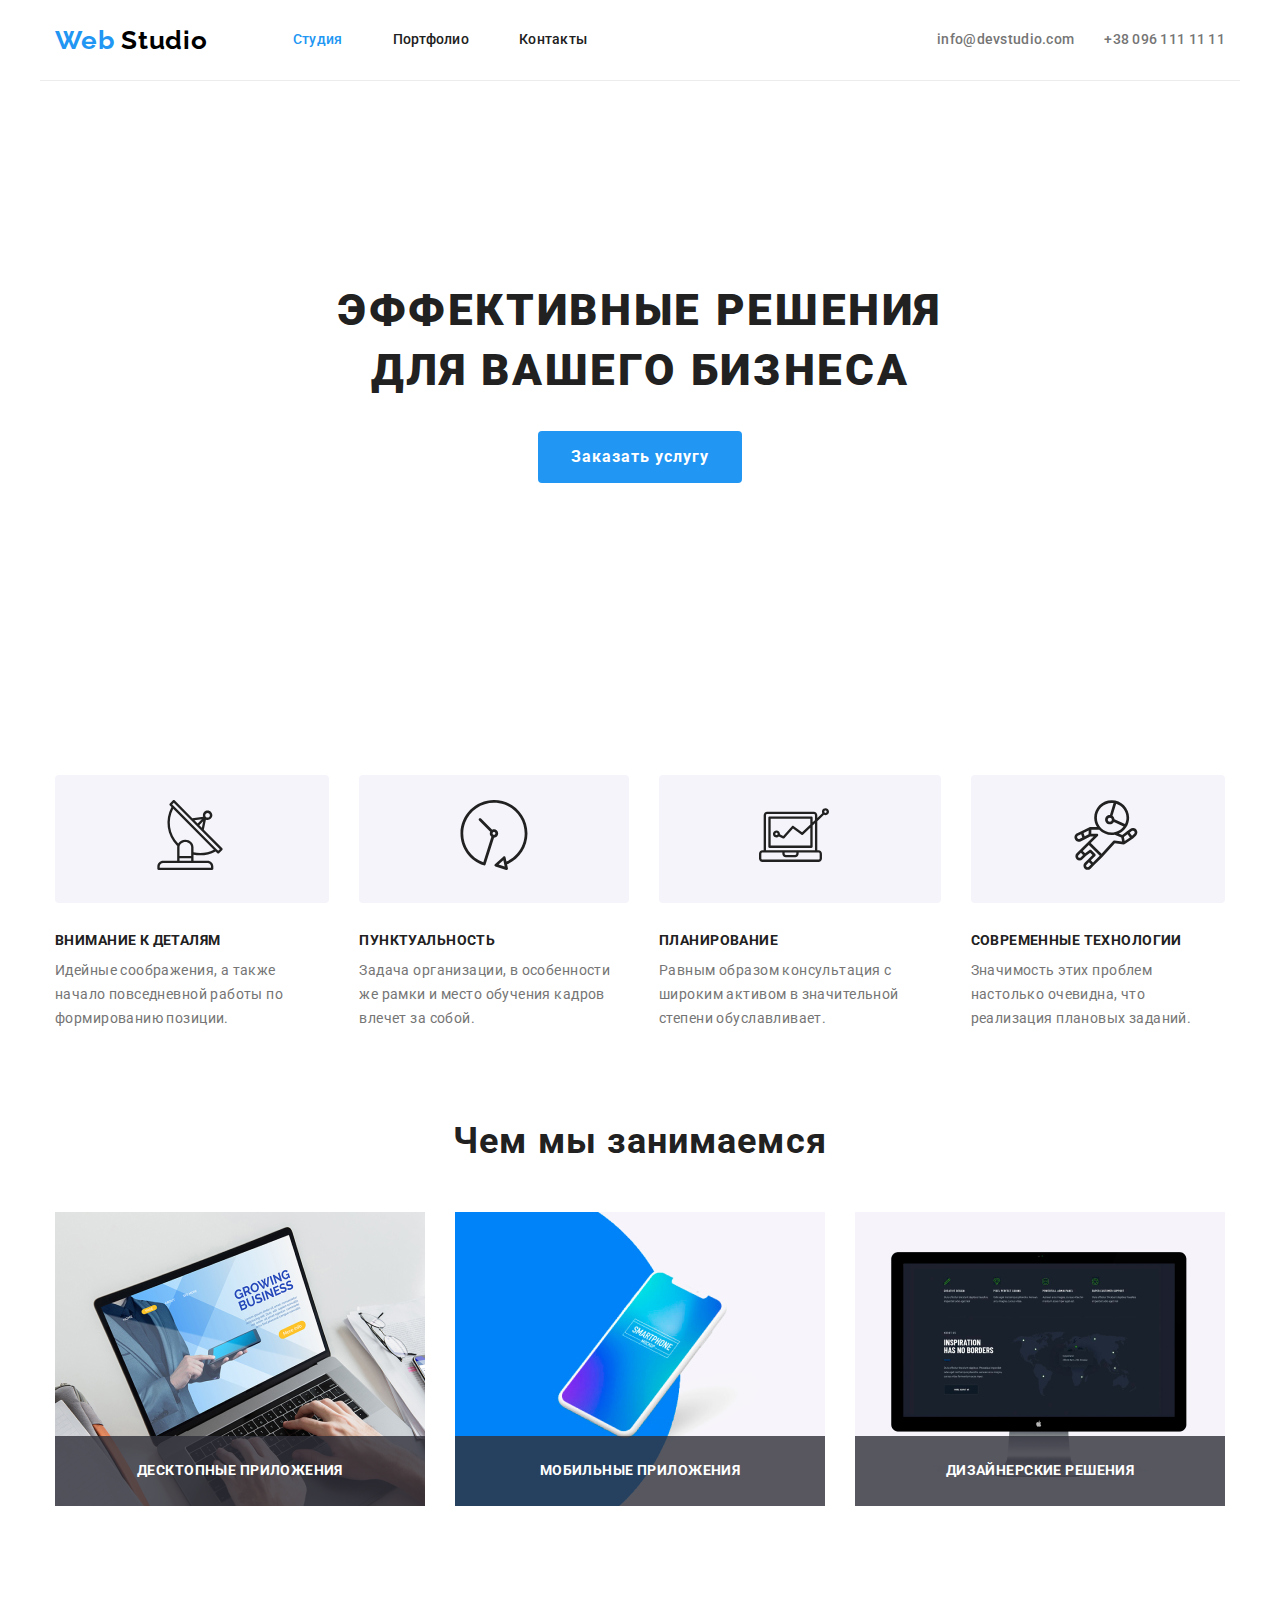
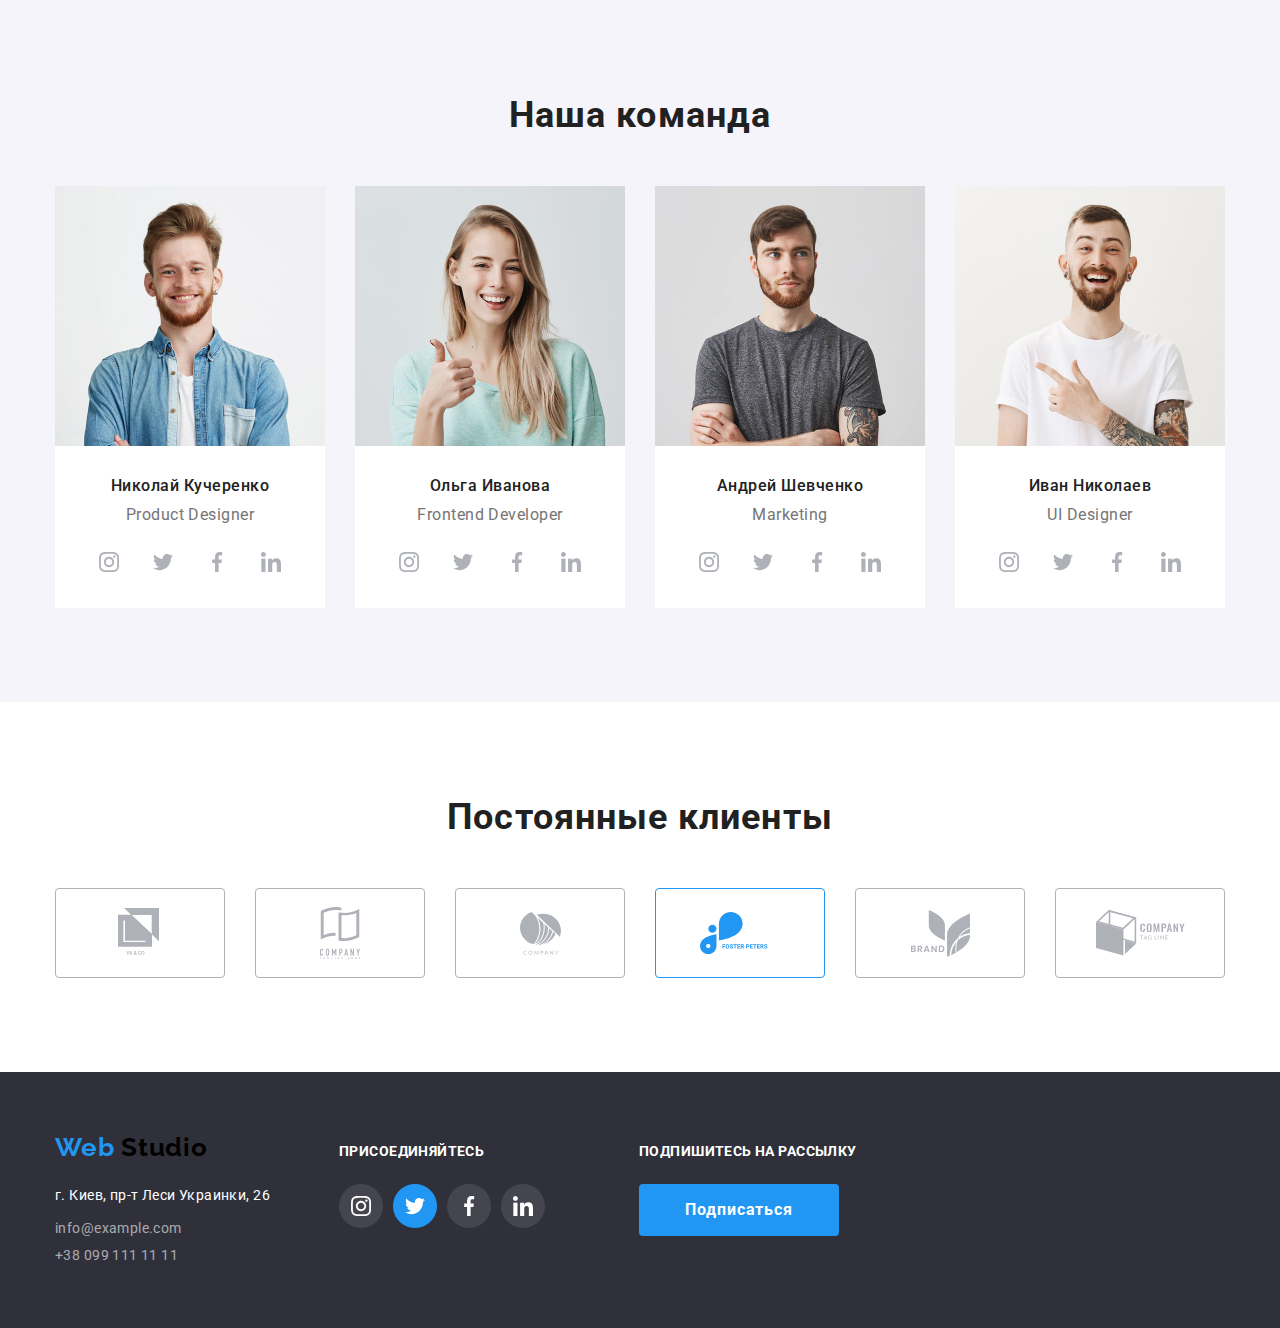
<file: index.html>
<!DOCTYPE html>
<html lang="ru">
  <head>
    <meta charset="UTF-8" />
    <meta name="viewport" content="width=device-width, initial-scale=1.0" />
    <title>Document</title>
    <link
      href="https://fonts.googleapis.com/css2?family=Raleway:wght@700&family=Roboto:wght@400;500;700;900&display=swap"
      rel="stylesheet"
    />
    <link
      rel="stylesheet"
      href="https://cdnjs.cloudflare.com/ajax/libs/modern-normalize/0.6.0/modern-normalize.min.css"
    />
    <link rel="stylesheet" href="./css/styles.css" />
  </head>
  <body class="page">
    <!--Шапка сайта-->

    <header>
      <div class="main container">
        <nav class="nav">
          <a href="" class="logo"><span class="aktcent">Web</span> Studio</a>
          <ul class="site-nav list">
            <li class="item">
              <a href="" class="link-nav current">Студия</a>
            </li>
            <li class="item">
              <a href="./portfolio.html" class="link-nav">Портфолио</a>
            </li>
            <li class="item">
              <a href="" class="link-nav">Контакты</a>
            </li>
          </ul>
        </nav>
        <ul class="contact list">
          <li class="item">
            <a href="" class="link-contact">info@devstudio.com</a>
          </li>
          <li class="item">
            <a href="" class="link-contact">+38 096 111 11 11</a>
          </li>
        </ul>
      </div>
    </header>

    <main>
      <!--Наша компания-->
      <section class="company">
        <div class="container company-item">
          <h1 class="company-title container">
            Эффективные решения для вашего бизнеса
          </h1>
          <a href="" class="button">Заказать услугу</a>
        </div>
      </section>

      <!--Идейные соображения-->
      <section class="advantage section">
        <div class="container advantage-info">
          <ul class="list advantage-item">
            <li class="advantage-img-item">
              <div class="block">
              <img class="advantage-img" src="./img/Vector1.svg" alt="" />
              </div>
              <h3 class="section-subtitle">Внимание к деталям</h3>
              <p class="list-item advantage">
                Идейные соображения, а также начало повседневной работы по
                формированию позиции.
              </p>
            </li>
            <li class="advantage-img-item">
              <div class="block">
              <img class="advantage-img" src="./img/Vector2.svg" alt="" />
              </div>
              <h3 class="section-subtitle">Пунктуальность</h3>
              <p class="list-item advantage">
                Задача организации, в особенности же рамки и место обучения
                кадров влечет за собой.
              </p>
            </li>
            <li class="advantage-img-item">
              <div class="block">
              <img class="advantage-img" src="./img/Vector.svg" alt="" />
              </div>
              <h3 class="section-subtitle">Планирование</h3>
              <p class="list-item advantage">
                Равным образом консультация с широким активом в значительной
                степени обуславливает.
              </p>
            </li>
            <li class="advantage-img-item">
              <div class="block">
              <img class="advantage-img" src="./img/Group.svg" alt="" />
              </div>
              <h3 class="section-subtitle">Современные технологии</h3>
              <p class="list-item advantage">
                Значимость этих проблем настолько очевидна, что реализация
                плановых заданий.
              </p>
            </li>
          </ul>
        </div>
      </section>

      <!--Чем мы занимаемся-->
      <section class="aboutus section">
        <div class="container">
          <h2 class="section-title">Чем мы занимаемся</h2>
          <ul class="list aboutus-item">
            <li class="product">
              <img
                class="product-image"
                src="./img/img5.jpg"
                alt="Ноутбук"
                width="370"
              />
              <p class="list-item-aboutus">Десктопные приложения</p>
            </li>
            <li class="product">
              <img
                class="product-image"
                src="./img/img6.jpg"
                alt="Мобильный телефон"
                width="370"
              />
              <p class="list-item-aboutus">Мобильные приложения</p>
            </li>
            <li class="product">
              <img
                class="product-image"
                src="./img/img7.jpg"
                alt="Монитор"
                width="370"
              />
              <p class="list-item-aboutus">Дизайнерские решения</p>
            </li>
          </ul>
        </div>
      </section>

      <!--Наша команда-->
      <section class="our-team section">
        <div class="container">
          <h2 class="section-title">Наша команда</h2>
          <ul class="list team-person">
            <li class="person-item">
              <img
                class="team-photo"
                src="./img/img8.jpg"
                alt="Фото Николая Кучеренко"
                width="270"
              />
              <h3 class="team-title">Николай Кучеренко</h3>
              <p class="team-text">Product Designer</p>
              <ul class="list social-link">
                <li class="social-link-list">
                  <a href="">
                    <img
                      class="social-nav"
                      src="./img/insta.svg"
                      alt="Ссылка на Instagram"
                      width="44"
                  /></a>
                </li>
                <li class="social-link-list">
                  <a href=""
                    ><img
                      class="social-nav"
                      src="./img/twitt.svg"
                      alt="Ссылка на Twitter"
                      width="44"
                  /></a>
                </li>
                <li class="social-link-list">
                  <a href=""
                    ><img
                      class="social-nav"
                      src="./img/faceb.svg"
                      alt="Ссылка на Facebook"
                      width="44"
                  /></a>
                </li>
                <li class="social-link-list">
                  <a href=""
                    ><img
                      class="social-nav"
                      src="./img/linkedin.svg"
                      alt="Ссылка на LinkedIn"
                      width="44"
                  /></a>
                </li>
              </ul>
            </li>
            <li class="person-item">
              <img
                class="team-photo"
                src="./img/img9.jpg"
                alt="Фото Ольги Ивановой"
                width="270"
              />
              <h3 class="team-title">Ольга Иванова</h3>
              <p class="team-text">Frontend Developer</p>
              <ul class="list social-link">
                <li class="social-link-list">
                  <a href="">
                    <img
                      class="social-nav"
                      src="./img/insta.svg"
                      alt="Ссылка на Instagram"
                      width="44"
                  /></a>
                </li>
                <li class="social-link-list">
                  <a href=""
                    ><img
                      class="social-nav"
                      src="./img/twitt.svg"
                      alt="Ссылка на Twitter"
                      width="44"
                  /></a>
                </li>
                <li class="social-link-list">
                  <a href=""
                    ><img
                      class="social-nav"
                      src="./img/faceb.svg"
                      alt="Ссылка на Facebook"
                      width="44"
                  /></a>
                </li>
                <li class="social-link-list">
                  <a href=""
                    ><img
                      class="social-nav"
                      src="./img/linkedin.svg"
                      alt="Ссылка на LinkedIn"
                      width="44"
                  /></a>
                </li>
              </ul>
            </li>
            <li class="person-item">
              <img
                class="team-photo"
                src="./img/img10.jpg"
                alt="Фото Андрея Шевченко"
                width="270"
              />
              <h3 class="team-title">Андрей Шевченко</h3>
              <p class="team-text">Marketing</p>
              <ul class="list social-link">
                <li class="social-link-list">
                  <a href="">
                    <img
                      class="social-nav"
                      src="./img/insta.svg"
                      alt="Ссылка на Instagram"
                      width="44"
                  /></a>
                </li>
                <li class="social-link-list">
                  <a href=""
                    ><img
                      class="social-nav"
                      src="./img/twitt.svg"
                      alt="Ссылка на Twitter"
                      width="44"
                  /></a>
                </li>
                <li class="social-link-list">
                  <a href=""
                    ><img
                      class="social-nav"
                      src="./img/faceb.svg"
                      alt="Ссылка на Facebook"
                      width="44"
                  /></a>
                </li>
                <li class="social-link-list">
                  <a href=""
                    ><img
                      class="social-nav"
                      src="./img/linkedin.svg"
                      alt="Ссылка на LinkedIn"
                      width="44"
                  /></a>
                </li>
              </ul>
            </li>
            <li class="person-item">
              <img
                class="team-photo"
                src="./img/img11.jpg"
                alt="Фото Ивана Николаева"
                width="270"
              />
              <h3 class="team-title">Иван Николаев</h3>
              <p class="team-text">UI Designer</p>
              <ul class="list social-link">
                <li class="social-link-list">
                  <a href="">
                    <img class="social-nav" src="./img/insta.svg" alt="Ссылка на Instagram" width="44" /></a>
                </li>
                <li class="social-link-list">
                  <a href=""><img class="social-nav" src="./img/twitt.svg" alt="Ссылка на Twitter" width="44" /></a>
                </li>
                <li class="social-link-list">
                  <a href=""><img class="social-nav" src="./img/faceb.svg" alt="Ссылка на Facebook" width="44" /></a>
                </li>
                <li class="social-link-list">
                  <a href=""><img class="social-nav" src="./img/linkedin.svg" alt="Ссылка на LinkedIn" width="44" /></a>
                </li>
              </ul>
        </div>
      </section>

      <!--Постоянные клиенты-->
      <section class="customers">
        <div class="container">
          <h2 class="section-title">Постоянные клиенты</h2>
          <ul class="list customers-list">
            <li class="item">
              <a class="button-customers" href=""
                ><img class="customers-link"
                  src="./img/client1-logo.svg"
                  alt="Логотип компании YA & CO"
                  width="45"
              /></a>
            </li>
            <li class="item">
              <a href=""
                ><img class="customers-link"
                src="./img/client2-logo.svg" alt="Логотип компании2" width="40"
              /></a>
            </li>
            <li class="item">
              <a href=""
                ><img class="customers-link"
                src="./img/client3-logo.svg" alt="Логотип компании3" width="41"
              /></a>
            </li>
            <li class="item">
              <a href="" 
                ><img class="customers-link"
                  src="./img/client4-logo.svg"
                  alt="Логотип компании FOSTER PETERS"
                  width="80"
                  class="button"
              /></a>
            </li>
            <li class="item">
              <a href=""
                ><img class="customers-link"
                src="./img/client5-logo.svg" alt="Логотип компании5" width="60"
              /></a>
            </li>
            <li class="item">
              <a href=""
                ><img class="customers-link"
                src="./img/client6-logo.svg" alt="Логотип компании6" width="170"
              /></a>
            </li>
          </ul>
        </div>
      </section>
    </main>

    <!--Футер-->
    <footer>
      <div class="footer-content container">
        <div class="footer-address">
          <a href="" class="logo"><span class="aktcent">Web</span> Studio</a>
          <address class="address">
            <ul class="list">
              <li class="list-address">г. Киев, пр-т Леси Украинки, 26 </li>
              <li class="list-address"><a href="mailto:info@example.com" class="address-link">info@example.com</a></li>
              <li class="list-address"><a href="tel:+380991111111" class="address-link">+38 099 111 11 11</a></li>
            </ul>
          </address>
        </div>
    
        <div class="subscription">
          <div class="action">
            <b>ПРИСОЕДИНЯЙТЕСЬ</b>
          </div>
          <ul class="list social-link-reverce">
            <li class="social-link-reverce">
              <a href="">
                <img class="social-nav" src="./img/ellipse.svg" alt="Ссылка на Instagram" width="44" /></a>
            </li>
            <li class="social-link-reverce">
              <a href=""><img class="social-nav" src="./img/ellipse1.svg" alt="Ссылка на Twitter" width="44" /></a>
            </li>
            <li class="social-link-reverce">
              <a href=""><img class="social-nav" src="./img/ellipse2.svg" alt="Ссылка на Facebook" width="44" /></a>
            </li>
            <li class="social-link-reverce">
              <a href=""><img class="social-nav" src="./img/ellipse3.svg" alt="Ссылка на LinkedIn" width="44" /></a>
            </li>
          </ul>
        </div>
        <div class="mailing">
          <div class="action">
            <b>ПОДПИШИТЕСЬ НА РАССЫЛКУ</b>
          </div>
    
          <a href="" class="button">Подписаться</a>
        </div>
      </div>
    
      <!-- <p class="developed container"> 
        2020 &#10072; Developed by GoIT Students
      </p>-->
    </footer>
  </body>
</html>
</file>
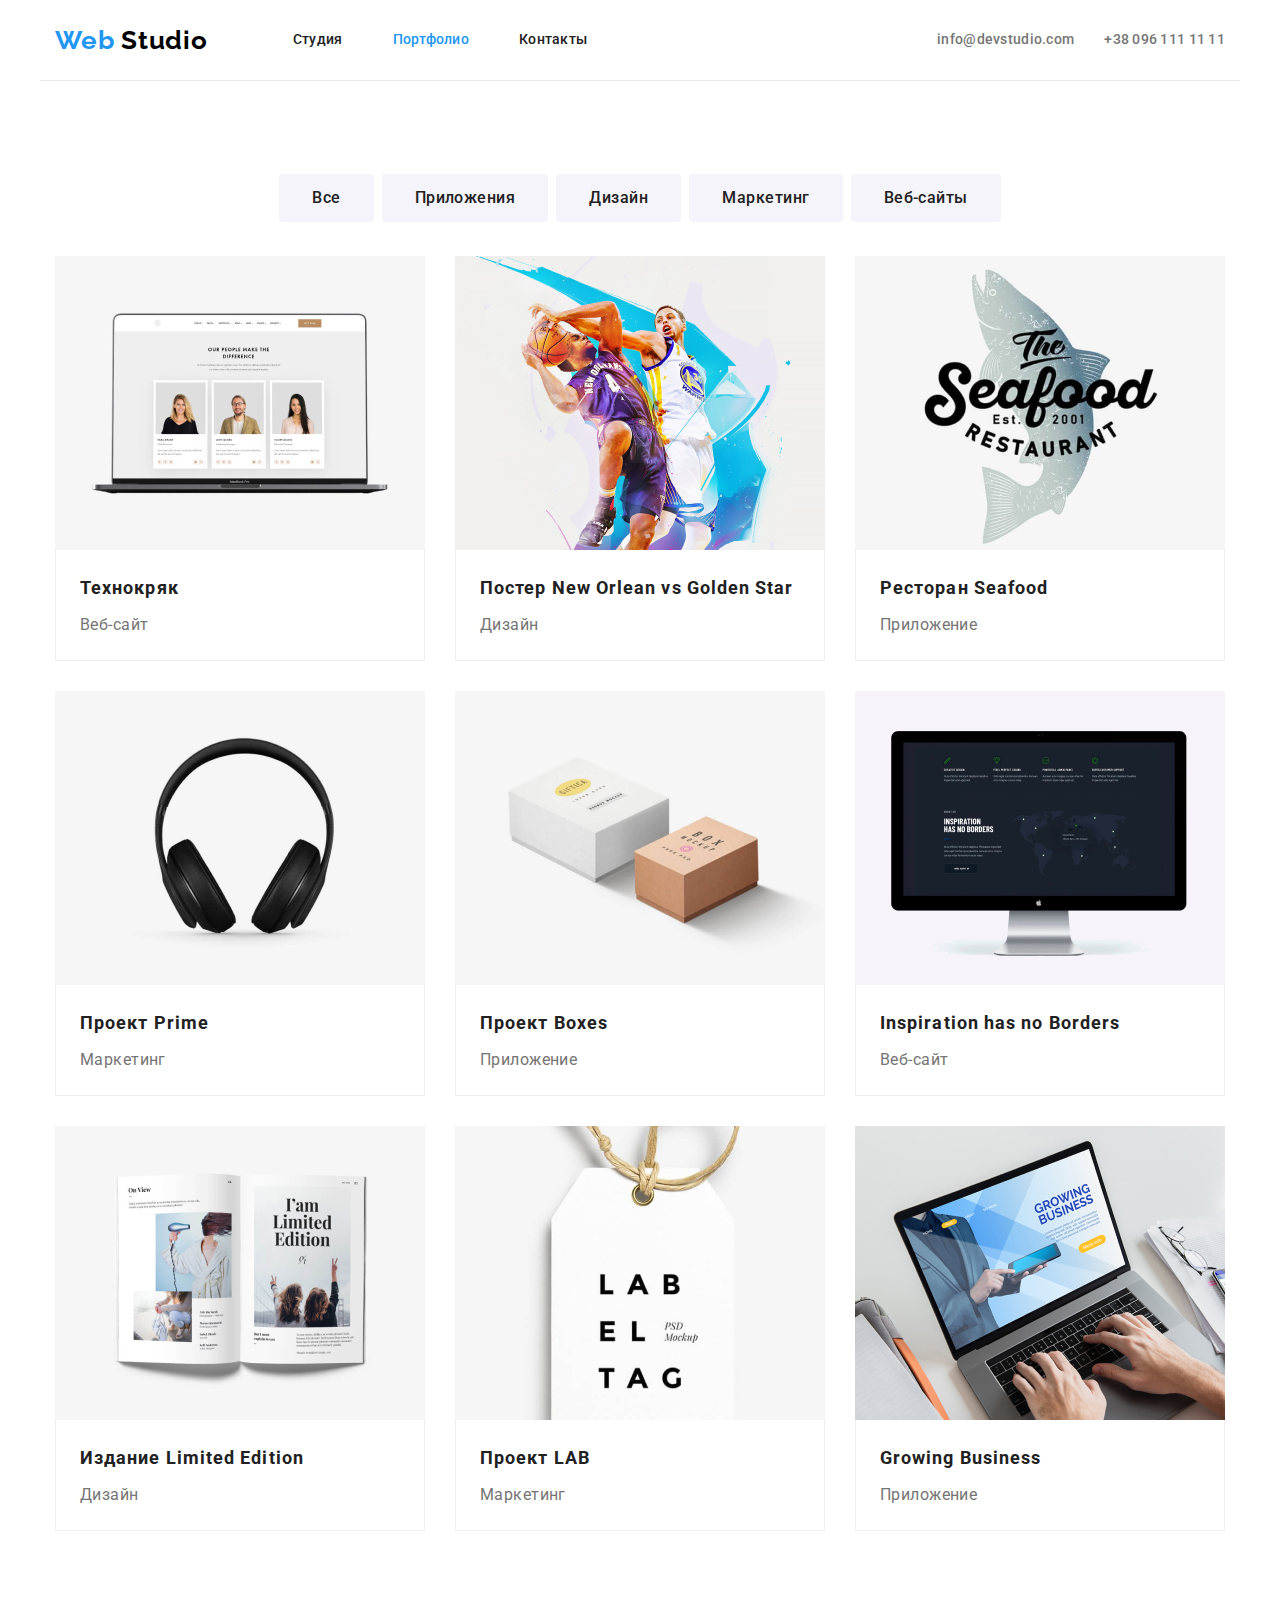
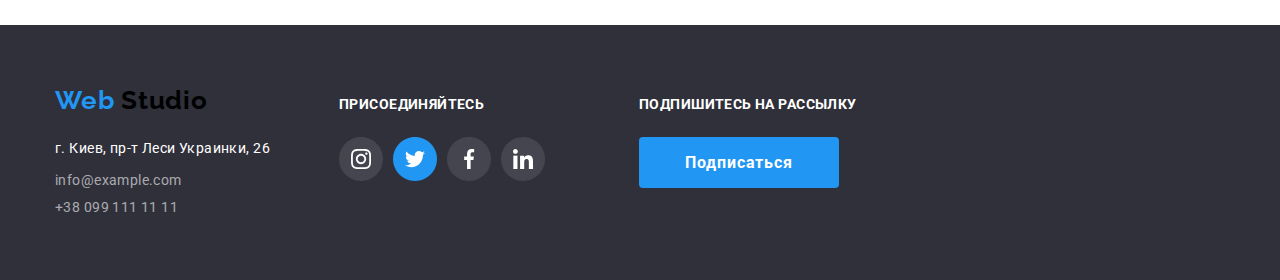
<file: portfolio.html>
<!DOCTYPE html>
<html lang="en">
  <head>
    <meta charset="UTF-8" />
    <meta name="viewport" content="width=device-width, initial-scale=1.0" />
    <title>Document</title>
    <link
      href="https://fonts.googleapis.com/css2?family=Raleway:wght@700&family=Roboto:wght@400;500;700;900&display=swap"
      rel="stylesheet"
    />
    <link rel="stylesheet" href="https://cdnjs.cloudflare.com/ajax/libs/modern-normalize/0.6.0/modern-normalize.min.css" />
    <link rel="stylesheet" href="./css/styles.css" />
  </head>
  <body class="page">
    <!--Шапка сайта-->
    <header>
      <div class="main container">
        <nav class="nav">
          <a href="" class="logo"><span class="aktcent">Web</span> Studio</a>
          <ul class="site-nav list">
            <li class="item"><a href="./index.html" class="link-nav">Студия</a></li>
            <li class="item">
              <a href="./portfolio.html" class="link-nav current">Портфолио</a>
            </li>
            <li class="item"><a href="" class="link-nav">Контакты</a></li>
          </ul>
        </nav>
        <ul class="contact list">
          <li class="item"><a href="" class="link-contact">info@devstudio.com</a></li>
          <li class="item"><a href="" class="link-contact">+38 096 111 11 11</a></li>
        </ul>
      </div>
    </header>

    <!--Портфолио  -->
    <main>
    <section class="section-portfolio">
      <div class="container main-portfolio">
        <ul class="list-product nav-portfolio">
          <li class="item"><button class="button-nav">Все</button></li>
          <li class="item"><button class="button-nav">Приложения</button></li>
          <li class="item"><button class="button-nav">Дизайн</button></li>
          <li class="item"><button class="button-nav">Маркетинг</button></li>
          <li class="item"><button class="button-nav">Веб-сайты</button></li>
        </ul>
        <h1 class="portfolio-header">Портфолио</h1>

        <ul class="list portfolio-item">
          <li class="works">
            <a href="" class="works-list"
              ><img class="works-image"
                src="./img/img12.jpg"
                alt="Дизайн сайта технокряк"
                width="370"
              />
              <div class="works-content">
                <p class="list-title">Технокряк</p>
                <p class="list-item">Веб-сайт</p>
              </div>
                <p class="technokryak">
                Технокряк это современная площадка распространения коронавируса.
                Компании используют эту платформу для цифрового шпионажа и атак на
                защищённые сервера конкурентов.
              </p>
            </a>
          </li>
          <li class="works">
            <img class="works-image"
              src="./img/img13.jpg"
              alt="Дизайн постера New Orlean vs Golden Star"
              width="370"
            />
            <div class="works-content">
              <p class="list-title">Постер New Orlean vs Golden Star</p>
              <p class="list-item">Дизайн</p>
            </div>
              <p class="technokryak">
              Технокряк это современная площадка распространения коронавируса.
              Компании используют эту платформу для цифрового шпионажа и атак на
              защищённые сервера конкурентов.
              </p>
          </li>
          <li class="works">
            <img class="works-image"
              src="./img/img14.jpg"
              alt="Дизайн приложения ресторана Seafood"
              width="370"
            />
            <div class="works-content">
              <p class="list-title">Ресторан Seafood</p>
              <p class="list-item">Приложение</p>
            </div>
              <p class="technokryak">
                Технокряк это современная площадка распространения коронавируса.
                Компании используют эту платформу для цифрового шпионажа и атак на
                защищённые сервера конкурентов.
              </p>
          </li>
          <li class="works">
            <img class="works-image" src="./img/img15.jpg" alt="Дизайн проекта Prime" width="370" />
            <div class="works-content">
              <p class="list-title">Проект Prime</p>
              <p class="list-item">Маркетинг</p>
            </div>
              <p class="technokryak">
                Технокряк это современная площадка распространения коронавируса.
                Компании используют эту платформу для цифрового шпионажа и атак на
                защищённые сервера конкурентов.
              </p>
          </li>
          <li class="works">
            <img class="works-image"
              src="./img/img16.jpg"
              alt="Дизайн приложения Boxes"
              width="370"
            />
            <div class="works-content">
              <p class="list-title">Проект Boxes</p>
              <p class="list-item">Приложение</p>
            </div>
              <p class="technokryak">
                Технокряк это современная площадка распространения коронавируса.
                Компании используют эту платформу для цифрового шпионажа и атак на
                защищённые сервера конкурентов.
              </p>
          </li>
          <li class="works">
            <img class="works-image"
              src="./img/img17.jpg"
              alt="Дизайн веб-сата Inspiration has no Borders"
              width="370"
            />
            <div class="works-content">
              <p class="list-title">Inspiration has no Borders</p>
              <p class="list-item">Веб-сайт</p>
            </div>
              <p class="technokryak">
                Технокряк это современная площадка распространения коронавируса.
                Компании используют эту платформу для цифрового шпионажа и атак на
                защищённые сервера конкурентов.
              </p>
          </li>
          <li class="works">
            <img class="works-image"
              src="./img/img18.jpg"
              alt="Дизайн издания Limited Edition"
              width="370"
            />
            <div class="works-content">
              <p class="list-title">Издание Limited Edition</p>
              <p class="list-item">Дизайн</p>
            </div>
              <p class="technokryak">
                Технокряк это современная площадка распространения коронавируса.
                Компании используют эту платформу для цифрового шпионажа и атак на
                защищённые сервера конкурентов.
              </p>
          </li>
          <li class="works">
            <img class="works-image" src="./img/img19.jpg" alt="Дизайн проекта LAB" width="370" />
            <div class="works-content">
              <p class="list-title">Проект LAB</p>
              <p class="list-item">Маркетинг</p>
            </div>
              <p class="technokryak">
                Технокряк это современная площадка распространения коронавируса.
                Компании используют эту платформу для цифрового шпионажа и атак на
                защищённые сервера конкурентов.
              </p>
          </li>
          <li class="works">
            <img class="works-image"
              src="./img/img20.jpg"
              alt="Дизайн приложения Growing Business"
              width="370"
            />
            <div class="works-content">
              <p class="list-title">Growing Business</p>
              <p class="list-item">Приложение</p>
            </div>
              <p class="technokryak">
                Технокряк это современная площадка распространения коронавируса.
                Компании используют эту платформу для цифрового шпионажа и атак на
                защищённые сервера конкурентов.
              </p>
          </li>
        </ul>
      </div>
    <section>
    </main>

    <!-- Футер -->
    <footer>
      <div class="footer-content container">
        <div class="footer-address">
          <a href="" class="logo"><span class="aktcent">Web</span> Studio</a>
          <address class="address">
            <ul class="list">
              <li class="list-address">г. Киев, пр-т Леси Украинки, 26 </li>
              <li class="list-address"><a href="mailto:info@example.com" class="address-link">info@example.com</a></li>
              <li class="list-address"><a href="tel:+380991111111" class="address-link">+38 099 111 11 11</a></li>
            </ul>
          </address>
        </div>
    
        <div class="subscription">
          <div class="action">
            <b>ПРИСОЕДИНЯЙТЕСЬ</b>
          </div>
          <ul class="list social-link-reverce">
            <li class="social-link-reverce">
              <a href="">
                <img class="social-nav" src="./img/ellipse.svg" alt="Ссылка на Instagram" width="44" /></a>
            </li>
            <li class="social-link-reverce">
              <a href=""><img class="social-nav" src="./img/ellipse1.svg" alt="Ссылка на Twitter" width="44" /></a>
            </li>
            <li class="social-link-reverce">
              <a href=""><img class="social-nav" src="./img/ellipse2.svg" alt="Ссылка на Facebook" width="44" /></a>
            </li>
            <li class="social-link-reverce">
              <a href=""><img class="social-nav" src="./img/ellipse3.svg" alt="Ссылка на LinkedIn" width="44" /></a>
            </li>
          </ul>
        </div>
        <div class="mailing">
          <div class="action">
            <b>ПОДПИШИТЕСЬ НА РАССЫЛКУ</b>
          </div>
    
          <a href="" class="button">Подписаться</a>
        </div>
      </div>
        
          <!-- <p class="developed container"> 
            2020 &#10072; Developed by GoIT Students
          </p>-->
    </footer>
  </body>
</html>
</file>
<file: css/styles.css>
:root {
  --primary-text-color: #212121;
  --secondary-text-color: #757575;
  --primary-bg-color: #ffffff;
  --primary-accent-color: #2196f3;
}
/* цвет основного текста #212121 */
/* вторичный цвет текста #757575 */
/* белый #FFFFFF */
/* акцент #2196F3 */

.page {
  background-color: var(--primary-bg-color);
  color: var(--primary-text-color);
  font-family: Roboto, sans-serif;
  font-weight: 400;
  font-size: 14px;
  line-height: 1.71;
  letter-spacing: 0.03em;
}

.container {
  margin-left: auto;
  margin-right: auto;
  width: 1200px;
  padding-left: 15px;
  padding-right: 15px;

  /* outline: 2px solid tomato; */
}

/* цвет секции для разметки (мне в помощь)*/
/*  
.company {
  background-color: brown;
}
.advantage {
  background-color: chartreuse;
}
.aboutus {
  background-color: darkblue;
}

.customers {
  background-color: gold;
}
*/

/*  */

.our-team {
  background-color: #f5f4fa;
}

.person-item {
  background-color: var(--primary-bg-color);
}

.advantage-item {
  display: flex;
}

.aboutus-item {
  display: flex;
}

.advantage-img {
  width: 70px;
  height: 70px;
}

.block {
  padding-top: 25px;
  padding-bottom: 25px;
  padding-left: 100px;
  margin-bottom: 30px;
  background-color: #f5f4fa;
  border-radius: 4px;
}

.advantage-img-item:not(:first-child) {
  margin-left: 30px;
}

. .list-item {
  margin-top: 0;
  margin-bottom: 0;
}

.list .product:not(:first-child) {
  margin-left: 30px;
}

.person-item:not(:first-child) {
  margin-left: 30px;
}

a {
  text-decoration: unset;
}

.logo {
  color: #000000;
  font-family: Raleway, sans-serif;
  letter-spacing: 0.03em;

  font-weight: bold;
  font-size: 26px;
  line-height: 1.19;
}

.aktcent {
  color: var(--primary-accent-color);
}

.list,
.list-product {
  padding: 0;
  margin: 0;
  list-style: none;
}

.team-person {
  display: flex;
}

.site-nav,
.contact {
  font-family: Roboto;

  font-weight: 500;
  font-size: 14px;
  line-height: 1.14;
  letter-spacing: 0.02em;
}

.link-nav {
  color: var(--primary-text-color);

  /* background-color: indianred; */
  display: block;
  padding-top: 32px;
  padding-bottom: 32px;
}

.link-contact {
  color: var(--secondary-text-color);
}

.contact .item + .item {
  margin-left: 30px;
}

.site-nav.list {
  margin-left: 85px;
}

.site-nav .link-nav:hover,
.site-nav .link-nav:focus,
.contact .link-contact:hover,
.contact .link-contact:focus {
  color: var(--primary-accent-color);
}

.site-nav .link-nav.current {
  color: var(--primary-accent-color);
}

.site-nav {
  display: flex;
}

.nav {
  display: flex;
  align-items: center;
}

.contact {
  display: flex;
  margin-left: auto;
}

.main {
  display: flex;
  align-items: center;

  border-bottom: 1px solid #ececec;
}

.site-nav .item:last-child {
  margin-right: 0;
}
.site-nav .item + .item {
  margin-left: 50px;
}

.company {
  text-align: center;
}

/* .container .company-title { 
  width: 696;
}*/

.company-item {
  height: 600px;
  padding-top: 200px;
  padding-bottom: 200px;
}

.company-title {
  /* color: #ffffff; */
  margin-top: 0;
  margin-bottom: 30px;

  width: 696px;
  font-family: Roboto;

  font-weight: 900;
  font-size: 44px;
  line-height: 1.36;

  letter-spacing: 0.06em;
  text-transform: uppercase;
}
.section-title {
  color: var(--primary-text-color);
  margin-top: 0;
  margin-bottom: 50px;

  font-weight: 700;
  font-size: 36px;
  line-height: 1.17;
  text-align: center;
  letter-spacing: 0.03em;
}

.section-subtitle {
  color: var(--primary-text-color);

  margin-top: 0;
  margin-bottom: 10px;

  font-weight: 700;
  font-size: 14px;
  line-height: 1.14;
  /* text-align: center; */
  letter-spacing: 0.03em;
  text-transform: uppercase;
}

.advantage {
  margin-top: 0;
  margin-bottom: 0px;
}

.section {
  padding-top: 94px;
  padding-bottom: 94px;
}

.aboutus {
  padding-top: 0px;
}

/*Наша команда */

.team-photo {
  display: block;
  margin-top: 0;
  margin-bottom: 30px;
}

.team-title {
  color: var(--primary-text-color);
  margin-top: 0;
  margin-bottom: 10px;

  font-weight: 500;
  font-size: 16px;
  line-height: 1.19;
  text-align: center;
  letter-spacing: 0.03em;
}

.team-text {
  font-weight: 400;
  font-size: 16px;
  line-height: 1.19;
  text-align: center;
  letter-spacing: 0.03em;
  color: var(--secondary-text-color);

  margin-top: 0;
  margin-bottom: 16px;
}

.button {
  color: var(--primary-bg-color);
  background-color: var(--primary-accent-color);
  font-family: inherit;

  border-radius: 4px;
  min-width: 200px;
  border: 1px solid transparent;

  display: inline-block;
  padding: 10px 32px;

  font-weight: 700;
  font-size: 16px;
  line-height: 1.87;
  text-align: center;
  letter-spacing: 0.06em;
}

.advantage-img-item .advantage {
  font-weight: 400;
  font-size: 14px;
  line-height: 1.71;

  letter-spacing: 0.03em;
}

.advantage-info {
  height: 251px;
}

.list-item-aboutus {
  margin-top: 0;
  margin-bottom: 0;

  position: absolute;
  width: 370px;
  height: 70px;
  bottom: 0px;
  padding-top: 27px;

  font-weight: 700;
  font-size: 14px;
  line-height: 1.14;
  text-align: center;
  letter-spacing: 0.03em;
  text-transform: uppercase;
  color: var(--primary-bg-color);
  background: rgba(47, 48, 58, 0.8);
}

.product {
  position: relative;
}

.product-image {
  display: block;
}

.social-link {
  display: flex;
  align-items: center;
}

.social-link-list {
  margin-right: 10px;
  padding-bottom: 24px;
}

.social-link-list:last-child {
  margin-right: 32;
}

.social-link-list:first-child {
  margin-left: 32px;
}

/* .social-link .social-nav:hover, 
.social-link .social-nav:focus {
  color: var(--primary-accent-color);
}*/

.social-nav {
  display: block;
}

/* Постоянные клиенты */

.customers-list {
  display: flex;
  align-items: center;
  justify-content: space-between;
}

.customers-list .item:first-child {
  height: 90px;
}

.customers-list .item:not(:last-child) {
  margin-right: 30px;
}

.customers-link {
  display: block;
  width: 170px;
  height: 90px;
  /* border: 1px solid purple; */
}

.customers {
  padding-bottom: 94px;
  padding-top: 94px;
}

/* страница портфолио */

.section-portfolio {
  padding-bottom: 94px;
}

.main-portfolio {
  padding-top: 93px;
}

.portfolio-header {
  margin: 0;
  height: 0;
  color: transparent;
}

.nav-portfolio {
  display: flex;
  justify-content: center;
  margin-bottom: 34px;
}

.nav-portfolio .item + .item {
  margin-left: 8px;
}

.portfolio-item {
  display: flex;
  flex-wrap: wrap;
}

.works {
  width: 370px;
  margin-right: 30px;
  margin-bottom: 30px;
}

.works a {
  display: block;
}

.works-content {
  padding-left: 24px;
  padding-right: 24px;
  padding-top: 20px;
  padding-bottom: 20px;
  background: #ffffff;
  border-bottom: 1px solid #eeeeee;
  border-left: 1px solid #eeeeee;
  border-right: 1px solid #eeeeee;
}

.works-image {
  display: block;
  height: 294px;
}

.works:nth-child(3n) {
  margin-right: 0;
}

.works:nth-last-child(-n + 3) {
  margin-bottom: 0;
}

.button-nav {
  color: var(--primary-text-color);
  background-color: #f5f4fa;
  font-family: inherit;
  font-weight: 500;
  font-size: 16px;
  line-height: 1.62;
  text-align: center;
  letter-spacing: 0.03em;

  border-radius: 4px;
  border: 1px solid transparent;
  display: inline-block;
  padding: 10px 32px;
}

.button-customers {
  display: inline-block;
  outline: red;
}

.list-product .button-nav:hover,
.list-product .button-nav:focus {
  color: var(--primary-bg-color);
  background-color: var(--primary-accent-color);
}

.list-title {
  font-weight: 700;
  font-size: 18px;
  line-height: 2;
  letter-spacing: 0.06em;

  margin-top: 0px;
  margin-bottom: 0px;
}

.list-item {
  font-weight: 400;
  font-size: 16px;
  line-height: 1.87;
  color: var(--secondary-text-color);

  margin-top: 4px;
  margin-bottom: 0px;
}

.works-list {
  color: var(--primary-text-color);
}

.technokryak {
  margin-bottom: 0;

  display: none;

  font-weight: 400;
  font-size: 18px;
  line-height: 1.56;
  color: var(--primary-bg-color);
  background-color: rgba(33, 150, 243, 0.9);
}

/* Футер */

footer {
  background-color: #2f303a;
  color: var(--primary-bg-color);
}
.footer-content {
  display: flex;
  align-items: baseline;

  padding-top: 60px;
  padding-bottom: 60px;

  /* border-bottom: 1px solid rgba(255, 255, 255, 0.1); */
}

.footer-address {
  margin-right: 69px;
}

.address {
  margin-top: 20px;
}

.subscription {
  margin-right: 94px;
}

.action {
  margin-bottom: 20px;
}

.address {
  font-weight: 400;
  font-size: 14px;
  line-height: 1.71;
  font-style: normal;
}

.address-link {
  color: rgba(255, 255, 255, 0.6);
  display: block;
}

.link-ikon {
  color: rgba(255, 255, 255, 0.6);
}

.developed {
  padding-top: 18px;
  padding-bottom: 21px;
  border-top: 1px solid rgba(255, 255, 255, 0.1);

  font-weight: 400;
  font-size: 12px;
  line-height: 2;
  text-align: center;

  color: rgba(255, 255, 255, 0.4);
}

.social-link-reverce {
  display: flex;
}

.social-link-reverce {
  margin-right: 10px;
  margin-bottom: 0;
}

.social-link-reverce:last-child {
  margin-right: 0px;
}
.list-address:first-child {
  margin-bottom: 9px;
}

.list-address:last-child {
  margin-top: 3px;
}
</file>
